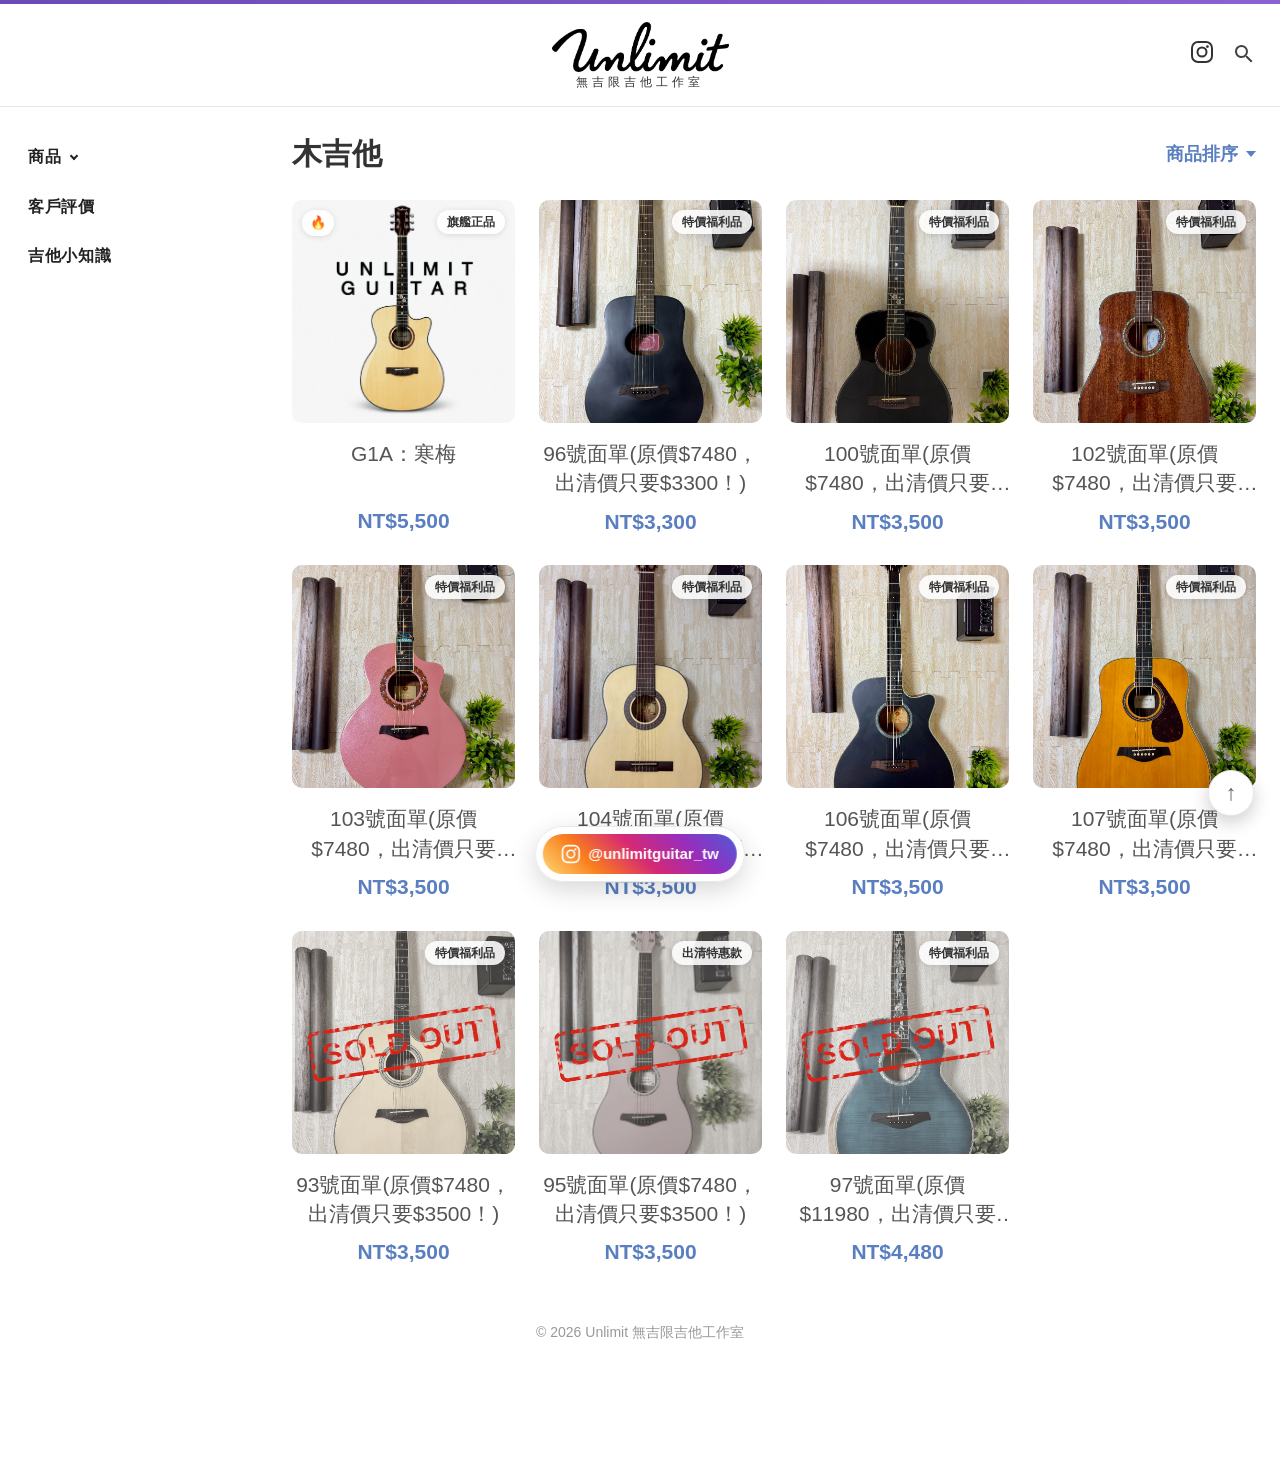
<file: index.html>
<!DOCTYPE html>
<html lang="zh-Hant">
<head>
<meta charset="UTF-8">
<meta name="viewport" content="width=device-width, initial-scale=1.0">
<meta http-equiv="Cache-Control" content="no-store, must-revalidate">
<meta http-equiv="Pragma" content="no-cache">
<title>Unlimit｜吉他專賣</title>
<link rel="preconnect" href="https://fonts.googleapis.com">
<link rel="preconnect" href="https://fonts.gstatic.com" crossorigin>
<link href="https://fonts.googleapis.com/css2?family=Pacifico&family=Dancing+Script:wght@700&display=swap" rel="stylesheet">
<link rel="stylesheet" href="style.css?v=15">
</head>
<body>

<!-- 最上方紫色細線 -->
<div class="top-accent"></div>

<!-- ===== 頁首 Header ===== -->
<header class="site-header">
  <div class="header-inner">
    <!-- 中央 Logo -->
    <a href="#" class="logo">
      <img src="logo.png" alt="Unlimit" class="logo-img"
           onerror="this.style.display='none';this.nextElementSibling.style.display='block'">
      <span class="logo-main" style="display:none">Unlimit</span>
      <span class="logo-sub">無吉限吉他工作室</span>
    </a>

    <!-- 右上角圖示 -->
    <div class="header-icons">
      <a class="icon-btn" href="https://www.instagram.com/unlimitguitar_tw/" target="_blank" rel="noopener" title="Instagram">
        <svg viewBox="0 0 24 24"><rect x="2" y="2" width="20" height="20" rx="6" fill="none" stroke="currentColor" stroke-width="2"/><circle cx="12" cy="12" r="4.5" fill="none" stroke="currentColor" stroke-width="2"/><circle cx="17.4" cy="6.6" r="1.4" fill="currentColor"/></svg>
      </a>
      <button class="icon-btn" type="button" title="搜尋" id="searchBtn"
              aria-label="搜尋商品" aria-expanded="false" aria-controls="searchPanel">
        <svg viewBox="0 0 24 24"><path d="M15.5 14h-.8l-.3-.3a6.5 6.5 0 10-.7.7l.3.3v.8l5 5 1.5-1.5-5-5zm-6 0a4.5 4.5 0 110-9 4.5 4.5 0 010 9z"/></svg>
      </button>
    </div>
  </div>

  <div class="search-panel" id="searchPanel" hidden>
    <label for="searchInput">搜尋商品</label>
    <input id="searchInput" type="search" placeholder="輸入商品名稱、品牌或介紹關鍵字"
           autocomplete="off" enterkeyhint="search">
    <button type="button" id="searchClear">清除</button>
  </div>

</header>

<!-- ===== 主體 ===== -->
<div class="layout">

  <!-- 商品分類 -->
  <aside class="sidebar">
    <nav aria-label="網站導覽">
      <details class="nav-dropdown" id="productNav">
        <summary>商品 <i class="chev" aria-hidden="true"></i></summary>
        <ul class="cat-list">
          <li class="active" data-cat="acoustic"><button type="button" aria-current="true">木吉他</button></li>
          <li data-cat="electric"><button type="button">電吉他</button></li>
          <li data-cat="accessories"><button type="button">配件</button></li>
        </ul>
      </details>
      <button type="button" class="nav-section" data-section="reviews">客戶評價</button>
      <button type="button" class="nav-section" data-section="knowledge">吉他小知識</button>
    </nav>
  </aside>

  <!-- 右側主內容 -->
  <main class="content">
    <div class="content-head">
      <h1 id="pageTitle">木吉他</h1>
      <div class="content-controls">
        <div class="sort-wrap">
          <button class="sort-btn" id="sortBtn">商品排序 <i class="caret"></i></button>
          <div class="sort-menu" id="sortMenu">
            <p class="sort-menu-title">商品排序</p>
            <button data-sort="num">商品編號：由小到大</button>
            <button data-sort="new">上架時間：由新到舊</button>
            <button data-sort="old">上架時間：由舊到新</button>
            <button data-sort="price-desc">價格：由高至低</button>
            <button data-sort="price-asc">價格：由低至高</button>
          </div>
        </div>
      </div>
    </div>

    <!-- 商品格 Grid -->
    <div class="product-grid" id="productGrid"><!-- JS 產生 --></div>
  </main>
</div>

<!-- ===== 頁尾 ===== -->
<!-- ===== 聯絡我們（漂浮在底端的精簡列） ===== -->
<div class="contact-bar" id="contact">
  <a class="cb-ig" href="https://www.instagram.com/unlimitguitar_tw/" target="_blank" rel="noopener">
    <svg viewBox="0 0 24 24" aria-hidden="true"><rect x="2" y="2" width="20" height="20" rx="6" fill="none" stroke="currentColor" stroke-width="2"/><circle cx="12" cy="12" r="4.5" fill="none" stroke="currentColor" stroke-width="2"/><circle cx="17.4" cy="6.6" r="1.4" fill="currentColor"/></svg>
    <span>@unlimitguitar_tw</span>
  </a>
</div>

<footer class="site-footer">
  <p>© 2026 Unlimit 無吉限吉他工作室</p>
</footer>

<!-- 商品詳情彈窗 -->
<div class="modal" id="detailModal">
  <div class="modal-box">
    <button class="modal-close" id="modalClose">×</button>
    <div class="modal-img" id="modalImg"></div>
    <div class="modal-info">
      <span class="modal-brand" id="modalBrand"></span>
      <h2 id="modalName"></h2>
      <p class="modal-price" id="modalPrice"></p>
      <p class="modal-desc" id="modalDesc"></p>
    </div>
  </div>
</div>

<!-- 右下角浮動按鈕 -->
<button class="float-top" id="toTop" title="回到頂端">↑</button>

<script src="db.js?v=3"></script>
<script src="data.js?v=5"></script>
<script src="app.js?v=16"></script>
</body>
</html>
</file>
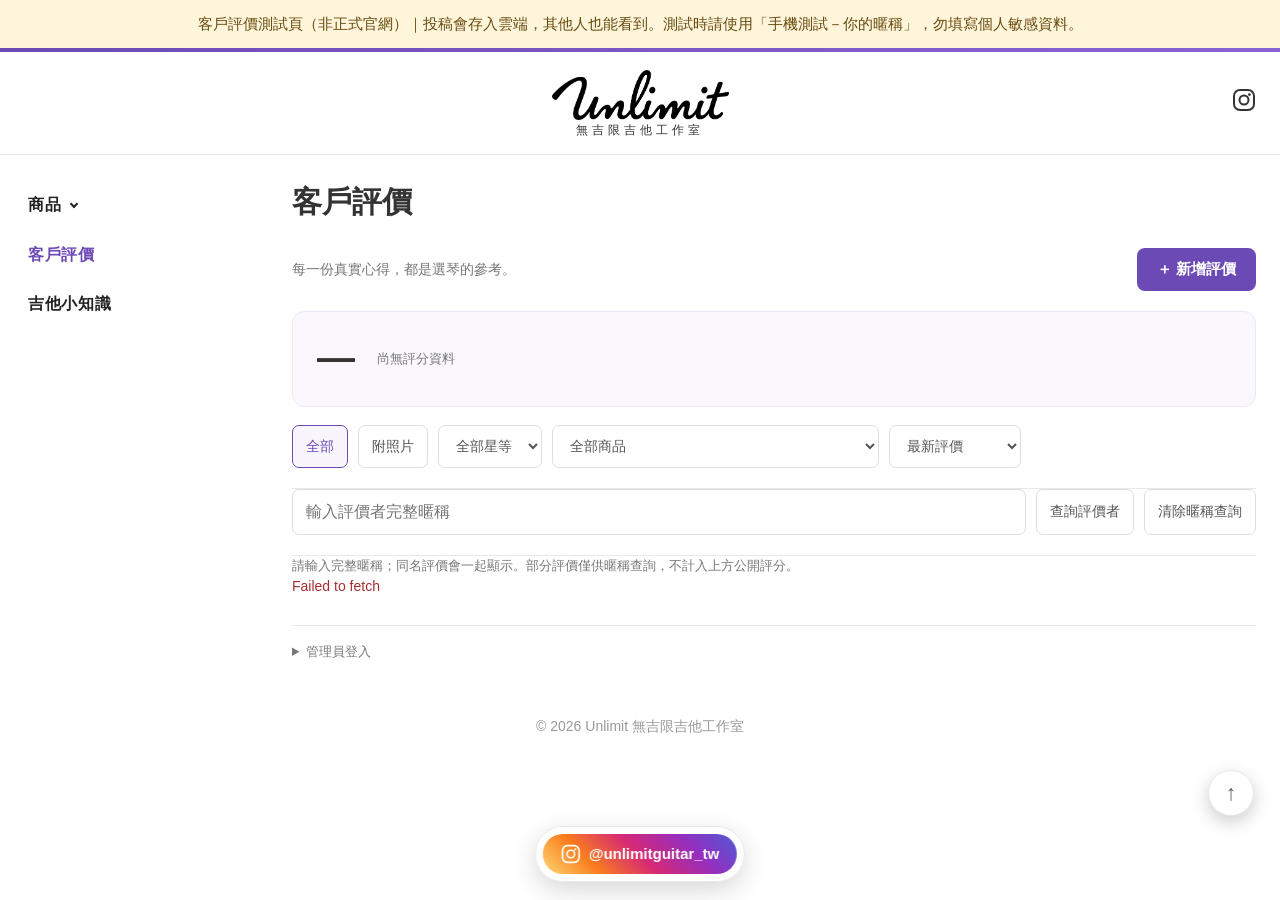
<file: review-preview/index.html>
<!DOCTYPE html>
<html lang="zh-Hant">
<head>
<meta charset="UTF-8">
<meta name="viewport" content="width=device-width, initial-scale=1.0">
<meta http-equiv="Cache-Control" content="no-store, must-revalidate">
<meta http-equiv="Pragma" content="no-cache">
<title>Unlimit｜客戶評價測試頁</title>
<meta name="robots" content="noindex, nofollow">
<link rel="preconnect" href="https://fonts.googleapis.com">
<link rel="preconnect" href="https://fonts.gstatic.com" crossorigin>
<link href="https://fonts.googleapis.com/css2?family=Pacifico&family=Dancing+Script:wght@700&display=swap" rel="stylesheet">
<link rel="stylesheet" href="style.css?v=15">
<link rel="stylesheet" href="reviews.css?v=1">
</head>
<body>
<aside style="padding:12px 18px;background:#fff5da;color:#684b11;font-size:15px;line-height:1.6;text-align:center">客戶評價測試頁（非正式官網）｜投稿會存入雲端，其他人也能看到。測試時請使用「手機測試－你的暱稱」，勿填寫個人敏感資料。</aside>

<!-- 最上方紫色細線 -->
<div class="top-accent"></div>

<!-- ===== 頁首 Header ===== -->
<header class="site-header">
  <div class="header-inner">
    <!-- 中央 Logo -->
    <a href="#" class="logo">
      <img src="logo.png" alt="Unlimit" class="logo-img"
           onerror="this.style.display='none';this.nextElementSibling.style.display='block'">
      <span class="logo-main" style="display:none">Unlimit</span>
      <span class="logo-sub">無吉限吉他工作室</span>
    </a>

    <!-- 右上角圖示 -->
    <div class="header-icons">
      <a class="icon-btn" href="https://www.instagram.com/unlimitguitar_tw/" target="_blank" rel="noopener" title="Instagram">
        <svg viewBox="0 0 24 24"><rect x="2" y="2" width="20" height="20" rx="6" fill="none" stroke="currentColor" stroke-width="2"/><circle cx="12" cy="12" r="4.5" fill="none" stroke="currentColor" stroke-width="2"/><circle cx="17.4" cy="6.6" r="1.4" fill="currentColor"/></svg>
      </a>
      <button class="icon-btn" type="button" title="搜尋" id="searchBtn"
              aria-label="搜尋商品" aria-expanded="false" aria-controls="searchPanel">
        <svg viewBox="0 0 24 24"><path d="M15.5 14h-.8l-.3-.3a6.5 6.5 0 10-.7.7l.3.3v.8l5 5 1.5-1.5-5-5zm-6 0a4.5 4.5 0 110-9 4.5 4.5 0 010 9z"/></svg>
      </button>
    </div>
  </div>

  <div class="search-panel" id="searchPanel" hidden>
    <label for="searchInput">搜尋商品</label>
    <input id="searchInput" type="search" placeholder="輸入商品名稱、品牌或介紹關鍵字"
           autocomplete="off" enterkeyhint="search">
    <button type="button" id="searchClear">清除</button>
  </div>

</header>

<!-- ===== 主體 ===== -->
<div class="layout">

  <!-- 商品分類 -->
  <aside class="sidebar">
    <nav aria-label="網站導覽">
      <details class="nav-dropdown" id="productNav">
        <summary>商品 <i class="chev" aria-hidden="true"></i></summary>
        <ul class="cat-list">
          <li class="active" data-cat="acoustic"><button type="button" aria-current="true">木吉他</button></li>
          <li data-cat="electric"><button type="button">電吉他</button></li>
          <li data-cat="accessories"><button type="button">配件</button></li>
        </ul>
      </details>
      <button type="button" class="nav-section" data-section="reviews">客戶評價</button>
      <button type="button" class="nav-section" data-section="knowledge">吉他小知識</button>
    </nav>
  </aside>

  <!-- 右側主內容 -->
  <main class="content">
    <div class="content-head">
      <h1 id="pageTitle">木吉他</h1>
      <div class="content-controls">
        <div class="sort-wrap">
          <button class="sort-btn" id="sortBtn">商品排序 <i class="caret"></i></button>
          <div class="sort-menu" id="sortMenu">
            <p class="sort-menu-title">商品排序</p>
            <button data-sort="num">商品編號：由小到大</button>
            <button data-sort="new">上架時間：由新到舊</button>
            <button data-sort="old">上架時間：由舊到新</button>
            <button data-sort="price-desc">價格：由高至低</button>
            <button data-sort="price-asc">價格：由低至高</button>
          </div>
        </div>
      </div>
    </div>

    <!-- 商品格 Grid -->
    <div class="product-grid" id="productGrid"><!-- JS 產生 --></div>
  </main>
</div>

<!-- ===== 頁尾 ===== -->
<!-- ===== 聯絡我們（漂浮在底端的精簡列） ===== -->
<div class="contact-bar" id="contact">
  <a class="cb-ig" href="https://www.instagram.com/unlimitguitar_tw/" target="_blank" rel="noopener">
    <svg viewBox="0 0 24 24" aria-hidden="true"><rect x="2" y="2" width="20" height="20" rx="6" fill="none" stroke="currentColor" stroke-width="2"/><circle cx="12" cy="12" r="4.5" fill="none" stroke="currentColor" stroke-width="2"/><circle cx="17.4" cy="6.6" r="1.4" fill="currentColor"/></svg>
    <span>@unlimitguitar_tw</span>
  </a>
</div>

<footer class="site-footer">
  <p>© 2026 Unlimit 無吉限吉他工作室</p>
</footer>

<!-- 商品詳情彈窗 -->
<div class="modal" id="detailModal">
  <div class="modal-box">
    <button class="modal-close" id="modalClose">×</button>
    <div class="modal-img" id="modalImg"></div>
    <div class="modal-info">
      <span class="modal-brand" id="modalBrand"></span>
      <h2 id="modalName"></h2>
      <p class="modal-price" id="modalPrice"></p>
      <p class="modal-desc" id="modalDesc"></p>
    </div>
  </div>
</div>

<!-- 右下角浮動按鈕 -->
<button class="float-top" id="toTop" title="回到頂端">↑</button>

<script src="db.js?v=3"></script>
<script src="data.js?v=5"></script>
<script src="reviews-config.js?v=1"></script>
<script src="reviews.js?v=2"></script>
<script src="app.js?v=17"></script>
<script src="preview-entry.js"></script>
</body>
</html>
</file>
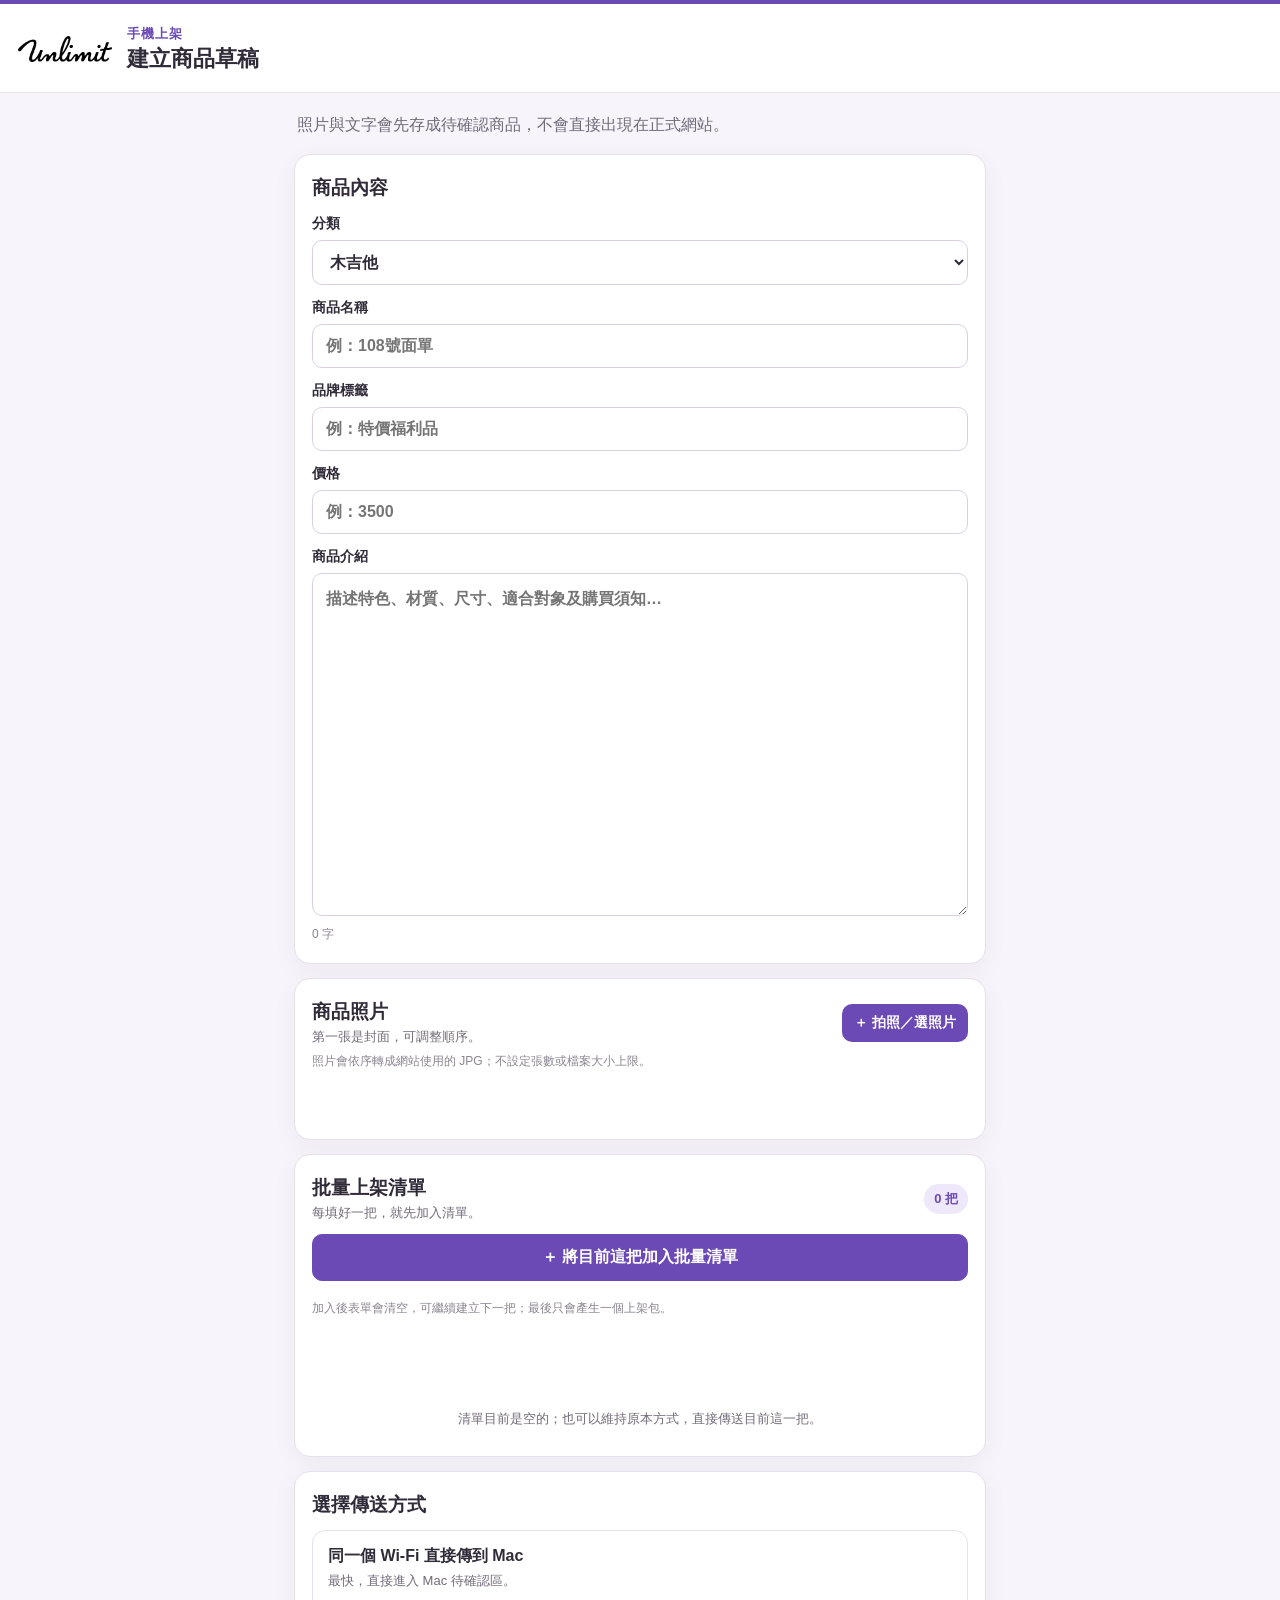
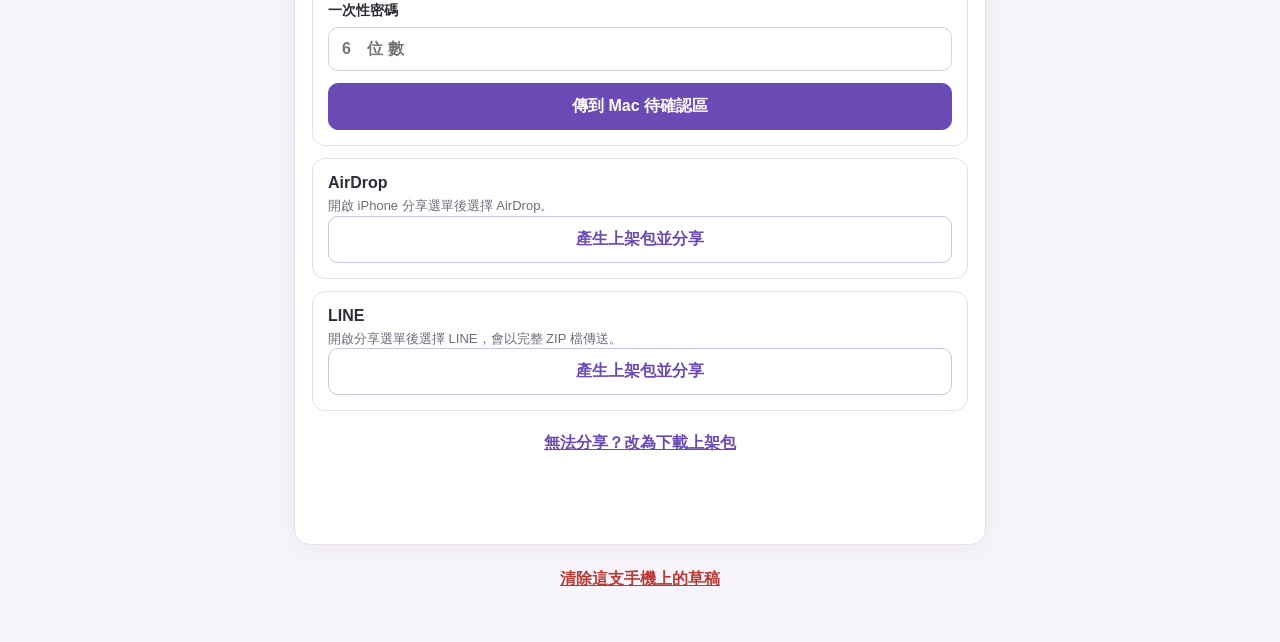
<file: phone-upload.html>
<!DOCTYPE html>
<html lang="zh-Hant">
<head>
<meta charset="UTF-8">
<meta name="viewport" content="width=device-width, initial-scale=1.0, viewport-fit=cover">
<meta name="theme-color" content="#6c4ab6">
<meta name="robots" content="noindex,nofollow">
<meta name="referrer" content="no-referrer">
<title>手機上架｜Unlimit</title>
<link rel="stylesheet" href="phone-upload.css?v=2">
</head>
<body class="mobile-page">
  <header class="mobile-top">
    <img src="logo.png" alt="Unlimit 無吉限吉他工作室" class="mobile-logo">
    <div>
      <p class="mobile-kicker">手機上架</p>
      <h1>建立商品草稿</h1>
    </div>
  </header>

  <main class="mobile-shell">
    <p class="mobile-lead">照片與文字會先存成待確認商品，不會直接出現在正式網站。</p>

    <form id="mobileForm" novalidate>
      <section class="mobile-card">
        <h2>商品內容</h2>
        <label>分類
          <select id="mCat">
            <option value="acoustic">木吉他</option>
            <option value="electric">電吉他</option>
            <option value="accessories">配件</option>
          </select>
        </label>
        <label>商品名稱
          <input id="mName" type="text" placeholder="例：108號面單" autocomplete="off" required>
        </label>
        <label>品牌標籤
          <input id="mBrand" type="text" placeholder="例：特價福利品" autocomplete="off">
        </label>
        <label>價格
          <input id="mPrice" type="number" min="0" inputmode="numeric" placeholder="例：3500">
        </label>
        <label>商品介紹
          <textarea id="mDesc" rows="12" placeholder="描述特色、材質、尺寸、適合對象及購買須知…"></textarea>
          <span class="mobile-field-hint" id="mDescCount">0 字</span>
        </label>
      </section>

      <section class="mobile-card">
        <div class="mobile-section-head">
          <div><h2>商品照片</h2><p>第一張是封面，可調整順序。</p></div>
          <label class="mobile-file-btn">＋ 拍照／選照片
            <input id="mImages" type="file" accept="image/*,.heic,.heif" multiple>
          </label>
        </div>
        <p class="mobile-field-hint">照片會依序轉成網站使用的 JPG；不設定張數或檔案大小上限。</p>
        <p id="imageWork" class="mobile-work" aria-live="polite"></p>
        <div id="mobilePreview" class="mobile-preview"></div>
      </section>

      <section class="mobile-card batch-card">
        <div class="mobile-section-head">
          <div><h2>批量上架清單</h2><p>每填好一把，就先加入清單。</p></div>
          <span class="batch-count" id="batchCount">0 把</span>
        </div>
        <button type="button" class="mobile-btn primary" id="addBatchBtn">＋ 將目前這把加入批量清單</button>
        <p class="mobile-field-hint">加入後表單會清空，可繼續建立下一把；最後只會產生一個上架包。</p>
        <p id="batchStatus" class="mobile-work" aria-live="polite"></p>
        <div id="batchList" class="batch-list"></div>
      </section>

      <section class="mobile-card transfer-card">
        <h2>選擇傳送方式</h2>

        <div class="transfer-option" id="wifiOption">
          <div><b>同一個 Wi‑Fi 直接傳到 Mac</b><span>最快，直接進入 Mac 待確認區。</span></div>
          <label class="pair-input">一次性密碼
            <input id="pairCodeInput" type="text" inputmode="numeric" pattern="[0-9]*" maxlength="6" placeholder="6 位數">
          </label>
          <button type="button" class="mobile-btn primary" id="wifiSendBtn">傳到 Mac 待確認區</button>
        </div>

        <div class="transfer-option">
          <div><b>AirDrop</b><span>開啟 iPhone 分享選單後選擇 AirDrop。</span></div>
          <button type="button" class="mobile-btn" id="airdropBtn">產生上架包並分享</button>
        </div>

        <div class="transfer-option">
          <div><b>LINE</b><span>開啟分享選單後選擇 LINE，會以完整 ZIP 檔傳送。</span></div>
          <button type="button" class="mobile-btn" id="lineBtn">產生上架包並分享</button>
        </div>

        <button type="button" class="mobile-link-btn" id="downloadBtn">無法分享？改為下載上架包</button>
        <p id="sendStatus" class="mobile-status" aria-live="polite"></p>
      </section>

      <button type="button" class="mobile-link-btn danger-text" id="clearDraftBtn">清除這支手機上的草稿</button>
    </form>
  </main>

  <script src="jszip.min.js"></script>
  <script src="phone-upload.js?v=3"></script>
</body>
</html>
</file>
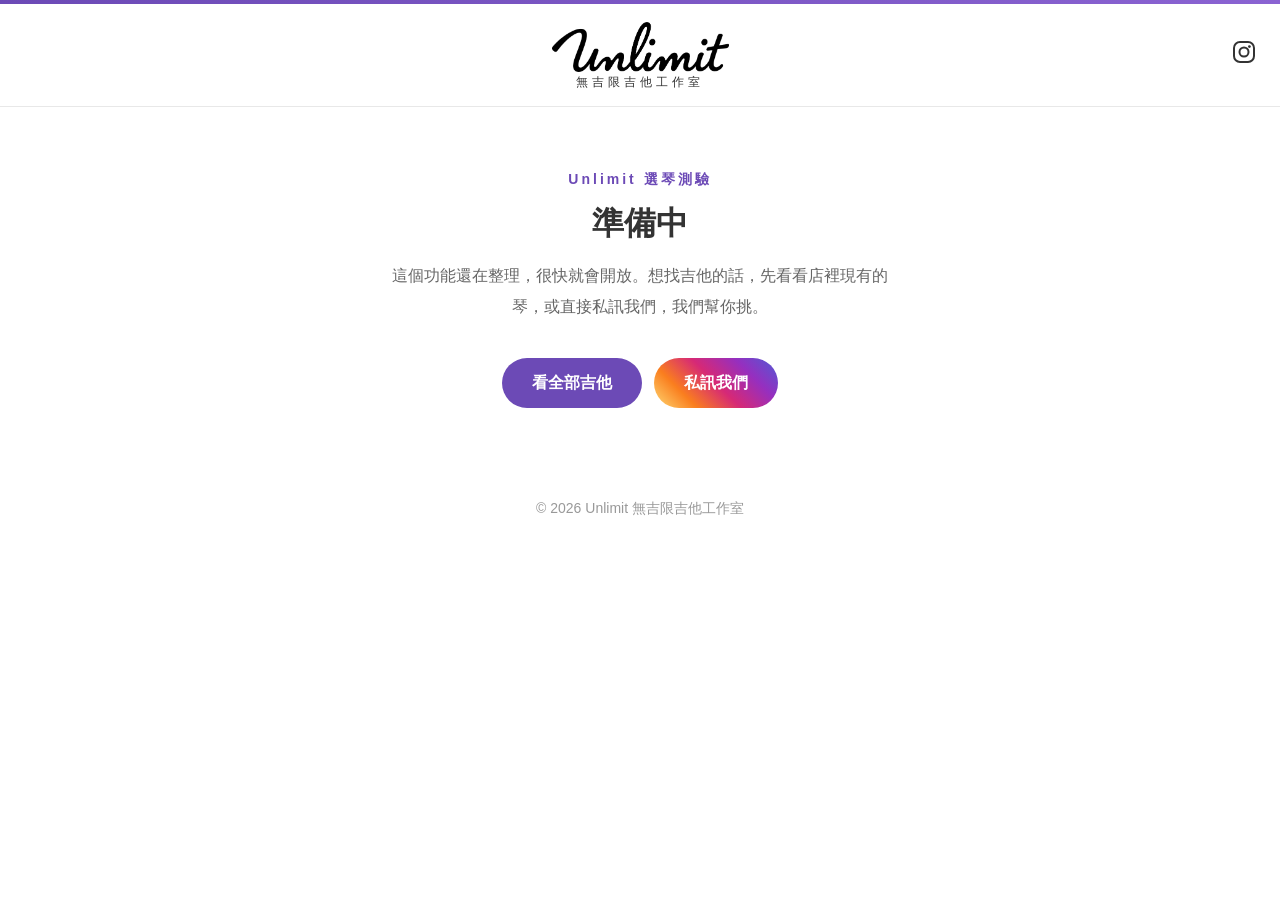
<file: quiz.html>
<!DOCTYPE html>
<html lang="zh-Hant">
<head>
<meta charset="UTF-8">
<meta name="viewport" content="width=device-width, initial-scale=1.0">
<meta http-equiv="Cache-Control" content="no-store, must-revalidate">
<meta http-equiv="Pragma" content="no-cache">
<title>找到你的吉他｜Unlimit 無吉限吉他工作室</title>
<link rel="preconnect" href="https://fonts.googleapis.com">
<link rel="preconnect" href="https://fonts.gstatic.com" crossorigin>
<link href="https://fonts.googleapis.com/css2?family=Pacifico&family=Dancing+Script:wght@700&display=swap" rel="stylesheet">
<link rel="stylesheet" href="style.css?v=13">
<link rel="stylesheet" href="quiz.css?v=3">
</head>
<body>

<div class="top-accent"></div>

<header class="site-header">
  <div class="header-inner">
    <a href="index.html" class="logo">
      <img src="logo.png" alt="Unlimit" class="logo-img"
           onerror="this.style.display='none';this.nextElementSibling.style.display='block'">
      <span class="logo-main" style="display:none">Unlimit</span>
      <span class="logo-sub">無吉限吉他工作室</span>
    </a>
    <div class="header-icons">
      <a class="icon-btn" href="https://www.instagram.com/unlimitguitar_tw/" target="_blank" rel="noopener" title="Instagram">
        <svg viewBox="0 0 24 24"><rect x="2" y="2" width="20" height="20" rx="6" fill="none" stroke="currentColor" stroke-width="2"/><circle cx="12" cy="12" r="4.5" fill="none" stroke="currentColor" stroke-width="2"/><circle cx="17.4" cy="6.6" r="1.4" fill="currentColor"/></svg>
      </a>
    </div>
  </div>
</header>

<div class="qz-wrap">
  <div id="quizBanner"></div>
  <div id="quizApp">
    <section class="qz-intro"><p class="qz-lead">載入中…</p></section>
  </div>
</div>

<footer class="site-footer">
  <p>© 2026 Unlimit 無吉限吉他工作室</p>
</footer>

<script src="db.js?v=3"></script>
<script src="data.js?v=5"></script>
<script src="quiz-config.js?v=2"></script>
<script src="quiz.js?v=5"></script>
</body>
</html>
</file>
<file: style.css>
/* ===== 基本設定 ===== */
* { margin: 0; padding: 0; box-sizing: border-box; }
:root{
  --purple:#6c4ab6;
  --ink:#333;
  --gray:#777;
  --line:#e8e8e8;
  --price:#5a7fc0;
  --bg:#fff;
}
body{
  font-family:"Noto Sans TC","PingFang TC","Microsoft JhengHei",sans-serif;
  color:var(--ink);
  background:var(--bg);
  line-height:1.5;
}
a{ color:inherit; text-decoration:none; }
button{ font-family:inherit; cursor:pointer; border:none; background:none; }

/* 最上方紫色細線 */
.top-accent{ height:4px; background:linear-gradient(90deg,#6c4ab6,#8a63d2); }

/* ===== Header ===== */
.site-header{ background:#fff; border-bottom:1px solid var(--line); position:sticky; top:0; z-index:50; }
.header-inner{
  position:relative; display:flex; justify-content:center; align-items:center;
  padding:18px 24px;
}
.logo{ text-align:center; line-height:1; }
.logo-img{ display:block; height:50px; width:auto; max-width:240px; margin:0 auto; object-fit:contain; }
.logo-main{
  display:block; font-weight:400; color:#000; letter-spacing:1px; font-size:34px;
  font-family:"Pacifico","Dancing Script","Brush Script MT",cursive;
}
.logo-sub{ display:block; font-size:12px; color:#333; letter-spacing:4px; margin-top:4px; }

.header-icons{ position:absolute; right:24px; display:flex; gap:18px; }
.icon-btn svg{ width:24px; height:24px; fill:#444; transition:fill .15s; }
.icon-btn:hover svg{ fill:var(--purple); }
.search-panel{
  display:flex; align-items:center; gap:10px; max-width:720px; margin:0 auto; padding:0 24px 16px;
}
.search-panel[hidden]{ display:none; }
.search-panel label{
  position:absolute; width:1px; height:1px; padding:0; margin:-1px; overflow:hidden;
  clip:rect(0,0,0,0); white-space:nowrap; border:0;
}
.search-panel input{
  flex:1; min-width:0; border:1px solid #d7d1e4; border-radius:999px; padding:11px 16px;
  font:inherit; color:var(--ink); background:#fff; outline:none;
}
.search-panel input:focus{ border-color:var(--purple); box-shadow:0 0 0 3px rgba(108,74,182,.12); }
.search-panel button{
  flex-shrink:0; color:var(--purple); font-weight:700; padding:9px 8px;
}

/* 主導覽列 */
.main-nav{ border-top:1px solid var(--line); }
.main-nav ul{
  list-style:none; display:flex; flex-wrap:wrap; justify-content:center;
  gap:6px 30px; padding:14px 24px; max-width:1200px; margin:0 auto;
}
.main-nav a{
  font-size:18px; font-weight:700; color:#2b2b2b; display:flex; align-items:center; gap:6px;
  padding:6px 2px;
}
.main-nav a:hover{ color:var(--purple); }
.main-nav li:first-child a{ font-weight:800; }

.caret{ width:0; height:0; border-left:5px solid transparent; border-right:5px solid transparent; border-top:6px solid currentColor; display:inline-block; }

/* ===== Layout ===== */
.layout{ display:flex; max-width:1320px; margin:0 auto; padding:24px; gap:28px; align-items:flex-start; }

/* 左側分類 */
.sidebar{ width:240px; flex-shrink:0; }
.nav-section{ display:block; text-align:left; padding:14px 4px; font-size:16px; font-weight:700; letter-spacing:.04em; color:#222; }
.nav-section:hover,.nav-section[aria-current="page"]{ color:var(--purple); }
.nav-section:focus-visible{ outline:2px solid var(--purple); outline-offset:3px; }
.info-empty{ grid-column:1/-1; padding:32px 24px; border:1px solid var(--line); border-radius:12px; color:#666; line-height:1.8; }
.icon-btn[hidden]{ display:none; }
.nav-dropdown{ position:relative; }
.nav-dropdown summary{ list-style:none; cursor:pointer; display:flex; align-items:center; gap:10px; width:fit-content; padding:14px 4px; font-size:16px; font-weight:700; letter-spacing:.04em; color:#222; }
.nav-dropdown summary::-webkit-details-marker{ display:none; }
.nav-dropdown summary:hover{ color:var(--purple); }
.nav-dropdown summary:focus-visible,.cat-list button:focus-visible{ outline:2px solid var(--purple); outline-offset:3px; }
.nav-dropdown .chev{ width:6px; height:6px; border-color:currentColor; margin-top:-3px; transition:transform .15s; }
.nav-dropdown[open] summary{ box-shadow:0 3px 0 var(--purple); }
.nav-dropdown[open] .chev{ transform:rotate(225deg); margin-top:3px; }
.cat-list{ list-style:none; position:absolute; top:100%; left:0; width:240px; max-width:calc(100vw - 32px); margin:3px 0 0; padding:12px 0; background:#fff; box-shadow:0 8px 24px rgba(0,0,0,.1); z-index:45; }
.cat-list li{ border:0; }
.cat-list button{
  width:100%; display:flex; justify-content:space-between; align-items:center;
  padding:16px 24px; font-size:16px; font-weight:700; color:#222; text-align:left; letter-spacing:.04em;
}
.cat-list li.active button{ color:var(--purple); }
.cat-list button:hover{ color:var(--purple); background:#f8f6fc; }
.chev{ width:9px; height:9px; border-right:2px solid #999; border-bottom:2px solid #999; transform:rotate(45deg); }

/* ===== 主內容 ===== */
.content{ flex:1; min-width:0; }
.content-head{ display:flex; justify-content:space-between; align-items:center; flex-wrap:wrap; gap:12px; margin-bottom:24px; }
.content-head h1{ font-size:30px; font-weight:800; }
.content-controls{ display:flex; align-items:center; gap:28px; }

.sort-wrap{ position:relative; }
.sort-btn{ color:var(--price); font-size:18px; font-weight:600; display:flex; align-items:center; gap:8px; }
.sort-menu{
  position:absolute; right:0; top:130%; width:230px; background:#fff;
  box-shadow:0 8px 30px rgba(0,0,0,.15); border-radius:6px; padding:18px 0; display:none; z-index:40;
}
.sort-menu.open{ display:block; }
.sort-menu-title{ font-weight:700; padding:6px 22px 14px; font-size:16px; }
.sort-menu button{ display:block; width:100%; text-align:left; padding:12px 22px; font-size:15px; color:#444; }
.sort-menu button:hover{ background:#f5f2fb; color:var(--purple); }

.per-page{ font-size:18px; color:#444; display:flex; align-items:center; gap:8px; }
.per-page strong{ font-weight:800; }

/* 商品格 */
.product-grid{ display:grid; grid-template-columns:repeat(4,1fr); gap:28px 24px; }
.product-empty{ grid-column:1/-1; color:#888; padding:28px 4px; text-align:center; }
.card{ cursor:pointer; }
.card:focus-visible{ outline:3px solid rgba(108,74,182,.35); outline-offset:4px; border-radius:10px; }
.card-img{
  width:100%; aspect-ratio:1/1; border-radius:10px; overflow:hidden;
  background:#efe9e1; display:flex; align-items:center; justify-content:center;
  position:relative; transition:transform .2s, box-shadow .2s;
}
.card-img img{
  width:100%; height:100%; object-fit:cover; object-position:center; display:block;
}
.card:hover .card-img{ transform:translateY(-4px); box-shadow:0 10px 24px rgba(0,0,0,.12); }
.card-img svg{ width:62%; height:62%; }
.card-tag{
  position:absolute; top:10px; right:10px; font-size:12px; font-weight:700; color:#333;
  background:rgba(255,255,255,.88); padding:3px 10px; border-radius:999px;
  box-shadow:0 1px 6px rgba(0,0,0,.12);
}
.card-pin{
  position:absolute; top:10px; left:10px; font-size:13px;
  background:rgba(255,255,255,.88); padding:3px 8px; border-radius:999px;
  box-shadow:0 1px 6px rgba(0,0,0,.12);
}

/* 已售出：照片轉灰 + 斜放的紅色 SOLD OUT 印章（SVG 噪點遮罩做出磨損感） */
.is-sold img{ filter:grayscale(.7) opacity(.75); }
.is-sold svg{ opacity:.45; }
.sold-strip{
  position:absolute; left:50%; top:50%;
  transform:translate(-50%,-50%) rotate(-9deg);
  color:#d92418; border:3px solid #d92418; border-radius:9px;
  font-family:"Arial Black","Arial Bold",Arial,sans-serif;
  font-weight:900; font-size:26px; letter-spacing:1px; line-height:1;
  padding:8px 12px; white-space:nowrap; z-index:2; pointer-events:none;
  -webkit-mask-image:url("data:image/svg+xml,%3Csvg%20xmlns='http://www.w3.org/2000/svg'%20width='240'%20height='100'%3E%3Cfilter%20id='n'%3E%3CfeTurbulence%20type='fractalNoise'%20baseFrequency='0.12'%20numOctaves='3'%20seed='4'/%3E%3CfeColorMatrix%20type='matrix'%20values='0%200%200%200%201%200%200%200%200%201%200%200%200%200%201%206%200%200%200%20-1.8'/%3E%3C/filter%3E%3Crect%20width='240'%20height='100'%20filter='url(%23n)'/%3E%3C/svg%3E");
  mask-image:url("data:image/svg+xml,%3Csvg%20xmlns='http://www.w3.org/2000/svg'%20width='240'%20height='100'%3E%3Cfilter%20id='n'%3E%3CfeTurbulence%20type='fractalNoise'%20baseFrequency='0.12'%20numOctaves='3'%20seed='4'/%3E%3CfeColorMatrix%20type='matrix'%20values='0%200%200%200%201%200%200%200%200%201%200%200%200%200%201%206%200%200%200%20-1.8'/%3E%3C/filter%3E%3Crect%20width='240'%20height='100'%20filter='url(%23n)'/%3E%3C/svg%3E");
  -webkit-mask-size:cover; mask-size:cover;
}
/* 印章大小跟著照片框縮放（佔寬約九成），新舊手機/電腦都適用 */
.card-img, .modal-img, .ac-img{ container-type:inline-size; }
@supports (font-size: 1cqw){
  .sold-strip{
    font-size:13.5cqw; letter-spacing:0.5cqw;
    border-width:2.1cqw; border-radius:3.4cqw; padding:2.8cqw 4cqw;
  }
}
.card-name{ text-align:center; margin-top:16px; font-size:21px; color:#555; line-height:1.4; min-height:58px;
  display:-webkit-box; -webkit-line-clamp:2; -webkit-box-orient:vertical; overflow:hidden; }
.card-price{ text-align:center; margin-top:8px; font-size:21px; font-weight:800; color:var(--price); }

/* ===== Footer ===== */
/* 聯絡我們（漂浮在底端的精簡列） */
.contact-bar{
  position:fixed; left:50%; transform:translateX(-50%); bottom:18px; z-index:70;
  display:flex; align-items:center;
  background:rgba(255,255,255,.96); backdrop-filter:blur(6px);
  border:1px solid var(--line); border-radius:999px;
  padding:7px; box-shadow:0 8px 26px rgba(0,0,0,.16);
  max-width:calc(100% - 32px);
}
.cb-ig{
  display:inline-flex; align-items:center; gap:8px; padding:9px 18px; border-radius:999px;
  color:#fff; font-size:15px; font-weight:700; white-space:nowrap;
  background:linear-gradient(45deg,#feda75,#fa7e1e,#d62976,#962fbf,#4f5bd5);
  transition:filter .15s;
}
.cb-ig:hover{ filter:brightness(1.06); }
.cb-ig svg{ width:20px; height:20px; }

.site-footer{ text-align:center; padding:30px 24px; color:#999; font-size:14px; }
body{ padding-bottom:88px; }

/* 浮動按鈕 */
.float-chat,.float-top{ position:fixed; right:26px; z-index:60; border-radius:50%; box-shadow:0 6px 18px rgba(0,0,0,.2); }
.float-chat{ bottom:30px; width:58px; height:58px; background:#3b9ae1; display:flex; align-items:center; justify-content:center; }
.float-chat svg{ width:28px; height:28px; fill:#fff; }
.float-top{ bottom:84px; width:46px; height:46px; background:#fff; border:1px solid var(--line); font-size:22px; color:#666; }
.float-top:hover{ color:var(--purple); }

/* ===== 商品詳情彈窗 ===== */
.admin-link{ display:flex; align-items:center; font-size:14px; font-weight:700; color:#888; border:1px solid var(--line); border-radius:6px; padding:4px 8px; }
.admin-link:hover{ color:var(--purple); border-color:var(--purple); }
.modal{ position:fixed; inset:0; background:rgba(0,0,0,.5); display:none; align-items:center; justify-content:center; z-index:100; padding:20px; }
.modal.open{ display:flex; }
.modal-box{ background:#fff; border-radius:14px; max-width:780px; width:100%; position:relative; max-height:90vh; overflow:auto; display:flex; }
.modal-close{ position:absolute; top:8px; right:16px; font-size:32px; color:#999; line-height:1; background:none; border:none; z-index:2; }
.modal-close:hover{ color:#333; }
.modal-img{ flex:0 0 46%; background:#efe9e1; display:flex; align-items:center; justify-content:center; min-height:300px; position:relative; overflow:hidden; }
.gal-btn{
  position:absolute; top:50%; transform:translateY(-50%); width:38px; height:38px; border-radius:50%;
  background:rgba(255,255,255,.92); color:#333; font-size:24px; line-height:1;
  box-shadow:0 2px 10px rgba(0,0,0,.18); display:flex; align-items:center; justify-content:center;
}
.gal-btn:hover{ background:#fff; color:var(--purple); }
.gal-prev{ left:10px; }
.gal-next{ right:10px; }
.gal-dots{ position:absolute; bottom:10px; left:0; right:0; display:flex; justify-content:center; gap:7px; }
.gal-dots span{ width:8px; height:8px; border-radius:50%; background:rgba(255,255,255,.7); border:1px solid rgba(0,0,0,.15); }
.gal-dots span.on{ background:var(--purple); border-color:var(--purple); }
.modal-img svg{ width:70%; }
.modal-img img{ width:100%; height:100%; object-fit:cover; }
.modal-info{ flex:1; padding:34px 30px; }
.modal-brand{ display:inline-block; font-size:14px; font-weight:700; color:#fff; background:var(--purple); padding:3px 12px; border-radius:999px; }
.modal-info h2{ font-size:24px; margin:14px 0 10px; line-height:1.4; }
.modal-price{ font-size:26px; font-weight:800; color:var(--price); margin-bottom:18px; }
.modal-desc{ font-size:16px; color:#555; line-height:1.8; white-space:pre-wrap; }
@media(max-width:620px){
  .modal{ align-items:flex-end; padding:0; }
  .modal-box{
    flex-direction:column; max-width:none; border-radius:18px 18px 0 0;
    max-height:90vh; animation:sheetUp .22s ease;
  }
  .modal-img{ flex:none; min-height:210px; }
  .modal-info{ padding:24px 22px 36px; }
  .modal-info h2{ font-size:20px; }
  .modal-price{ font-size:22px; }
}
@keyframes sheetUp{ from{ transform:translateY(48px); opacity:.5; } to{ transform:translateY(0); opacity:1; } }

/* ===== RWD（手機優先） ===== */
@media(max-width:1100px){ .product-grid{ grid-template-columns:repeat(3,1fr); } }
@media(max-width:860px){
  .layout{ flex-direction:column; padding:14px 16px; gap:14px; }
  .header-inner{ padding:12px 16px; }
  .search-panel{ padding:0 16px 12px; }
  .logo-img{ height:38px; }
  .logo-sub{ font-size:11px; letter-spacing:3px; margin-top:3px; }

  /* 手機維持相同的商品下拉導覽 */
  .sidebar{ width:100%; }
  .sidebar nav{ display:flex; align-items:flex-start; gap:20px; flex-wrap:wrap; }

  .content-head{ margin-bottom:16px; }
  .content-head h1{ font-size:24px; }
  .product-grid{ grid-template-columns:repeat(2,1fr); gap:20px 12px; }
  .card-img{ border-radius:12px; }
  .card-name{ font-size:15px; min-height:44px; margin-top:10px; }
  .card-price{ font-size:17px; margin-top:5px; }
}
@media(max-width:520px){
  .product-grid{ gap:18px 10px; }
  .card-name{ font-size:14px; min-height:40px; }
  .card-price{ font-size:16px; }
}
</file>
<file: review-preview/style.css>
/* ===== 基本設定 ===== */
* { margin: 0; padding: 0; box-sizing: border-box; }
:root{
  --purple:#6c4ab6;
  --ink:#333;
  --gray:#777;
  --line:#e8e8e8;
  --price:#5a7fc0;
  --bg:#fff;
}
body{
  font-family:"Noto Sans TC","PingFang TC","Microsoft JhengHei",sans-serif;
  color:var(--ink);
  background:var(--bg);
  line-height:1.5;
}
a{ color:inherit; text-decoration:none; }
button{ font-family:inherit; cursor:pointer; border:none; background:none; }

/* 最上方紫色細線 */
.top-accent{ height:4px; background:linear-gradient(90deg,#6c4ab6,#8a63d2); }

/* ===== Header ===== */
.site-header{ background:#fff; border-bottom:1px solid var(--line); position:sticky; top:0; z-index:50; }
.header-inner{
  position:relative; display:flex; justify-content:center; align-items:center;
  padding:18px 24px;
}
.logo{ text-align:center; line-height:1; }
.logo-img{ display:block; height:50px; width:auto; max-width:240px; margin:0 auto; object-fit:contain; }
.logo-main{
  display:block; font-weight:400; color:#000; letter-spacing:1px; font-size:34px;
  font-family:"Pacifico","Dancing Script","Brush Script MT",cursive;
}
.logo-sub{ display:block; font-size:12px; color:#333; letter-spacing:4px; margin-top:4px; }

.header-icons{ position:absolute; right:24px; display:flex; gap:18px; }
.icon-btn svg{ width:24px; height:24px; fill:#444; transition:fill .15s; }
.icon-btn:hover svg{ fill:var(--purple); }
.search-panel{
  display:flex; align-items:center; gap:10px; max-width:720px; margin:0 auto; padding:0 24px 16px;
}
.search-panel[hidden]{ display:none; }
.search-panel label{
  position:absolute; width:1px; height:1px; padding:0; margin:-1px; overflow:hidden;
  clip:rect(0,0,0,0); white-space:nowrap; border:0;
}
.search-panel input{
  flex:1; min-width:0; border:1px solid #d7d1e4; border-radius:999px; padding:11px 16px;
  font:inherit; color:var(--ink); background:#fff; outline:none;
}
.search-panel input:focus{ border-color:var(--purple); box-shadow:0 0 0 3px rgba(108,74,182,.12); }
.search-panel button{
  flex-shrink:0; color:var(--purple); font-weight:700; padding:9px 8px;
}

/* 主導覽列 */
.main-nav{ border-top:1px solid var(--line); }
.main-nav ul{
  list-style:none; display:flex; flex-wrap:wrap; justify-content:center;
  gap:6px 30px; padding:14px 24px; max-width:1200px; margin:0 auto;
}
.main-nav a{
  font-size:18px; font-weight:700; color:#2b2b2b; display:flex; align-items:center; gap:6px;
  padding:6px 2px;
}
.main-nav a:hover{ color:var(--purple); }
.main-nav li:first-child a{ font-weight:800; }

.caret{ width:0; height:0; border-left:5px solid transparent; border-right:5px solid transparent; border-top:6px solid currentColor; display:inline-block; }

/* ===== Layout ===== */
.layout{ display:flex; max-width:1320px; margin:0 auto; padding:24px; gap:28px; align-items:flex-start; }

/* 左側分類 */
.sidebar{ width:240px; flex-shrink:0; }
.nav-section{ display:block; text-align:left; padding:14px 4px; font-size:16px; font-weight:700; letter-spacing:.04em; color:#222; }
.nav-section:hover,.nav-section[aria-current="page"]{ color:var(--purple); }
.nav-section:focus-visible{ outline:2px solid var(--purple); outline-offset:3px; }
.info-empty{ grid-column:1/-1; padding:32px 24px; border:1px solid var(--line); border-radius:12px; color:#666; line-height:1.8; }
.icon-btn[hidden]{ display:none; }
.nav-dropdown{ position:relative; }
.nav-dropdown summary{ list-style:none; cursor:pointer; display:flex; align-items:center; gap:10px; width:fit-content; padding:14px 4px; font-size:16px; font-weight:700; letter-spacing:.04em; color:#222; }
.nav-dropdown summary::-webkit-details-marker{ display:none; }
.nav-dropdown summary:hover{ color:var(--purple); }
.nav-dropdown summary:focus-visible,.cat-list button:focus-visible{ outline:2px solid var(--purple); outline-offset:3px; }
.nav-dropdown .chev{ width:6px; height:6px; border-color:currentColor; margin-top:-3px; transition:transform .15s; }
.nav-dropdown[open] summary{ box-shadow:0 3px 0 var(--purple); }
.nav-dropdown[open] .chev{ transform:rotate(225deg); margin-top:3px; }
.cat-list{ list-style:none; position:absolute; top:100%; left:0; width:240px; max-width:calc(100vw - 32px); margin:3px 0 0; padding:12px 0; background:#fff; box-shadow:0 8px 24px rgba(0,0,0,.1); z-index:45; }
.cat-list li{ border:0; }
.cat-list button{
  width:100%; display:flex; justify-content:space-between; align-items:center;
  padding:16px 24px; font-size:16px; font-weight:700; color:#222; text-align:left; letter-spacing:.04em;
}
.cat-list li.active button{ color:var(--purple); }
.cat-list button:hover{ color:var(--purple); background:#f8f6fc; }
.chev{ width:9px; height:9px; border-right:2px solid #999; border-bottom:2px solid #999; transform:rotate(45deg); }

/* ===== 主內容 ===== */
.content{ flex:1; min-width:0; }
.content-head{ display:flex; justify-content:space-between; align-items:center; flex-wrap:wrap; gap:12px; margin-bottom:24px; }
.content-head h1{ font-size:30px; font-weight:800; }
.content-controls{ display:flex; align-items:center; gap:28px; }

.sort-wrap{ position:relative; }
.sort-btn{ color:var(--price); font-size:18px; font-weight:600; display:flex; align-items:center; gap:8px; }
.sort-menu{
  position:absolute; right:0; top:130%; width:230px; background:#fff;
  box-shadow:0 8px 30px rgba(0,0,0,.15); border-radius:6px; padding:18px 0; display:none; z-index:40;
}
.sort-menu.open{ display:block; }
.sort-menu-title{ font-weight:700; padding:6px 22px 14px; font-size:16px; }
.sort-menu button{ display:block; width:100%; text-align:left; padding:12px 22px; font-size:15px; color:#444; }
.sort-menu button:hover{ background:#f5f2fb; color:var(--purple); }

.per-page{ font-size:18px; color:#444; display:flex; align-items:center; gap:8px; }
.per-page strong{ font-weight:800; }

/* 商品格 */
.product-grid{ display:grid; grid-template-columns:repeat(4,1fr); gap:28px 24px; }
.product-empty{ grid-column:1/-1; color:#888; padding:28px 4px; text-align:center; }
.card{ cursor:pointer; }
.card:focus-visible{ outline:3px solid rgba(108,74,182,.35); outline-offset:4px; border-radius:10px; }
.card-img{
  width:100%; aspect-ratio:1/1; border-radius:10px; overflow:hidden;
  background:#efe9e1; display:flex; align-items:center; justify-content:center;
  position:relative; transition:transform .2s, box-shadow .2s;
}
.card-img img{
  width:100%; height:100%; object-fit:cover; object-position:center; display:block;
}
.card:hover .card-img{ transform:translateY(-4px); box-shadow:0 10px 24px rgba(0,0,0,.12); }
.card-img svg{ width:62%; height:62%; }
.card-tag{
  position:absolute; top:10px; right:10px; font-size:12px; font-weight:700; color:#333;
  background:rgba(255,255,255,.88); padding:3px 10px; border-radius:999px;
  box-shadow:0 1px 6px rgba(0,0,0,.12);
}
.card-pin{
  position:absolute; top:10px; left:10px; font-size:13px;
  background:rgba(255,255,255,.88); padding:3px 8px; border-radius:999px;
  box-shadow:0 1px 6px rgba(0,0,0,.12);
}

/* 已售出：照片轉灰 + 斜放的紅色 SOLD OUT 印章（SVG 噪點遮罩做出磨損感） */
.is-sold img{ filter:grayscale(.7) opacity(.75); }
.is-sold svg{ opacity:.45; }
.sold-strip{
  position:absolute; left:50%; top:50%;
  transform:translate(-50%,-50%) rotate(-9deg);
  color:#d92418; border:3px solid #d92418; border-radius:9px;
  font-family:"Arial Black","Arial Bold",Arial,sans-serif;
  font-weight:900; font-size:26px; letter-spacing:1px; line-height:1;
  padding:8px 12px; white-space:nowrap; z-index:2; pointer-events:none;
  -webkit-mask-image:url("data:image/svg+xml,%3Csvg%20xmlns='http://www.w3.org/2000/svg'%20width='240'%20height='100'%3E%3Cfilter%20id='n'%3E%3CfeTurbulence%20type='fractalNoise'%20baseFrequency='0.12'%20numOctaves='3'%20seed='4'/%3E%3CfeColorMatrix%20type='matrix'%20values='0%200%200%200%201%200%200%200%200%201%200%200%200%200%201%206%200%200%200%20-1.8'/%3E%3C/filter%3E%3Crect%20width='240'%20height='100'%20filter='url(%23n)'/%3E%3C/svg%3E");
  mask-image:url("data:image/svg+xml,%3Csvg%20xmlns='http://www.w3.org/2000/svg'%20width='240'%20height='100'%3E%3Cfilter%20id='n'%3E%3CfeTurbulence%20type='fractalNoise'%20baseFrequency='0.12'%20numOctaves='3'%20seed='4'/%3E%3CfeColorMatrix%20type='matrix'%20values='0%200%200%200%201%200%200%200%200%201%200%200%200%200%201%206%200%200%200%20-1.8'/%3E%3C/filter%3E%3Crect%20width='240'%20height='100'%20filter='url(%23n)'/%3E%3C/svg%3E");
  -webkit-mask-size:cover; mask-size:cover;
}
/* 印章大小跟著照片框縮放（佔寬約九成），新舊手機/電腦都適用 */
.card-img, .modal-img, .ac-img{ container-type:inline-size; }
@supports (font-size: 1cqw){
  .sold-strip{
    font-size:13.5cqw; letter-spacing:0.5cqw;
    border-width:2.1cqw; border-radius:3.4cqw; padding:2.8cqw 4cqw;
  }
}
.card-name{ text-align:center; margin-top:16px; font-size:21px; color:#555; line-height:1.4; min-height:58px;
  display:-webkit-box; -webkit-line-clamp:2; -webkit-box-orient:vertical; overflow:hidden; }
.card-price{ text-align:center; margin-top:8px; font-size:21px; font-weight:800; color:var(--price); }

/* ===== Footer ===== */
/* 聯絡我們（漂浮在底端的精簡列） */
.contact-bar{
  position:fixed; left:50%; transform:translateX(-50%); bottom:18px; z-index:70;
  display:flex; align-items:center;
  background:rgba(255,255,255,.96); backdrop-filter:blur(6px);
  border:1px solid var(--line); border-radius:999px;
  padding:7px; box-shadow:0 8px 26px rgba(0,0,0,.16);
  max-width:calc(100% - 32px);
}
.cb-ig{
  display:inline-flex; align-items:center; gap:8px; padding:9px 18px; border-radius:999px;
  color:#fff; font-size:15px; font-weight:700; white-space:nowrap;
  background:linear-gradient(45deg,#feda75,#fa7e1e,#d62976,#962fbf,#4f5bd5);
  transition:filter .15s;
}
.cb-ig:hover{ filter:brightness(1.06); }
.cb-ig svg{ width:20px; height:20px; }

.site-footer{ text-align:center; padding:30px 24px; color:#999; font-size:14px; }
body{ padding-bottom:88px; }

/* 浮動按鈕 */
.float-chat,.float-top{ position:fixed; right:26px; z-index:60; border-radius:50%; box-shadow:0 6px 18px rgba(0,0,0,.2); }
.float-chat{ bottom:30px; width:58px; height:58px; background:#3b9ae1; display:flex; align-items:center; justify-content:center; }
.float-chat svg{ width:28px; height:28px; fill:#fff; }
.float-top{ bottom:84px; width:46px; height:46px; background:#fff; border:1px solid var(--line); font-size:22px; color:#666; }
.float-top:hover{ color:var(--purple); }

/* ===== 商品詳情彈窗 ===== */
.admin-link{ display:flex; align-items:center; font-size:14px; font-weight:700; color:#888; border:1px solid var(--line); border-radius:6px; padding:4px 8px; }
.admin-link:hover{ color:var(--purple); border-color:var(--purple); }
.modal{ position:fixed; inset:0; background:rgba(0,0,0,.5); display:none; align-items:center; justify-content:center; z-index:100; padding:20px; }
.modal.open{ display:flex; }
.modal-box{ background:#fff; border-radius:14px; max-width:780px; width:100%; position:relative; max-height:90vh; overflow:auto; display:flex; }
.modal-close{ position:absolute; top:8px; right:16px; font-size:32px; color:#999; line-height:1; background:none; border:none; z-index:2; }
.modal-close:hover{ color:#333; }
.modal-img{ flex:0 0 46%; background:#efe9e1; display:flex; align-items:center; justify-content:center; min-height:300px; position:relative; overflow:hidden; }
.gal-btn{
  position:absolute; top:50%; transform:translateY(-50%); width:38px; height:38px; border-radius:50%;
  background:rgba(255,255,255,.92); color:#333; font-size:24px; line-height:1;
  box-shadow:0 2px 10px rgba(0,0,0,.18); display:flex; align-items:center; justify-content:center;
}
.gal-btn:hover{ background:#fff; color:var(--purple); }
.gal-prev{ left:10px; }
.gal-next{ right:10px; }
.gal-dots{ position:absolute; bottom:10px; left:0; right:0; display:flex; justify-content:center; gap:7px; }
.gal-dots span{ width:8px; height:8px; border-radius:50%; background:rgba(255,255,255,.7); border:1px solid rgba(0,0,0,.15); }
.gal-dots span.on{ background:var(--purple); border-color:var(--purple); }
.modal-img svg{ width:70%; }
.modal-img img{ width:100%; height:100%; object-fit:cover; }
.modal-info{ flex:1; padding:34px 30px; }
.modal-brand{ display:inline-block; font-size:14px; font-weight:700; color:#fff; background:var(--purple); padding:3px 12px; border-radius:999px; }
.modal-info h2{ font-size:24px; margin:14px 0 10px; line-height:1.4; }
.modal-price{ font-size:26px; font-weight:800; color:var(--price); margin-bottom:18px; }
.modal-desc{ font-size:16px; color:#555; line-height:1.8; white-space:pre-wrap; }
@media(max-width:620px){
  .modal{ align-items:flex-end; padding:0; }
  .modal-box{
    flex-direction:column; max-width:none; border-radius:18px 18px 0 0;
    max-height:90vh; animation:sheetUp .22s ease;
  }
  .modal-img{ flex:none; min-height:210px; }
  .modal-info{ padding:24px 22px 36px; }
  .modal-info h2{ font-size:20px; }
  .modal-price{ font-size:22px; }
}
@keyframes sheetUp{ from{ transform:translateY(48px); opacity:.5; } to{ transform:translateY(0); opacity:1; } }

/* ===== RWD（手機優先） ===== */
@media(max-width:1100px){ .product-grid{ grid-template-columns:repeat(3,1fr); } }
@media(max-width:860px){
  .layout{ flex-direction:column; padding:14px 16px; gap:14px; }
  .header-inner{ padding:12px 16px; }
  .search-panel{ padding:0 16px 12px; }
  .logo-img{ height:38px; }
  .logo-sub{ font-size:11px; letter-spacing:3px; margin-top:3px; }

  /* 手機維持相同的商品下拉導覽 */
  .sidebar{ width:100%; }
  .sidebar nav{ display:flex; align-items:flex-start; gap:20px; flex-wrap:wrap; }

  .content-head{ margin-bottom:16px; }
  .content-head h1{ font-size:24px; }
  .product-grid{ grid-template-columns:repeat(2,1fr); gap:20px 12px; }
  .card-img{ border-radius:12px; }
  .card-name{ font-size:15px; min-height:44px; margin-top:10px; }
  .card-price{ font-size:17px; margin-top:5px; }
}
@media(max-width:520px){
  .product-grid{ gap:18px 10px; }
  .card-name{ font-size:14px; min-height:40px; }
  .card-price{ font-size:16px; }
}
</file>
<file: review-preview/reviews.css>
.reviews{grid-column:1/-1;min-width:0;color:#333}
.review-top{display:flex;align-items:center;justify-content:space-between;gap:16px;margin-bottom:20px}
.review-top p{color:#777;font-size:14px}
.review-primary{border-radius:8px;padding:12px 20px;background:var(--purple);color:white;font-size:15px;font-weight:700}
.reviews button:disabled,.review-dialog button:disabled{opacity:.5;cursor:wait}
.review-summary{display:flex;align-items:center;gap:22px;background:#faf8fd;border:1px solid #eee8f5;border-radius:12px;padding:24px;margin-bottom:18px;flex-wrap:wrap}
.review-score{font-size:38px;font-weight:800;line-height:1.2}
.review-score small{font-size:18px;color:#999;font-weight:400}
.review-stars{color:#ffb315;letter-spacing:2px;font-size:21px;white-space:nowrap}
.review-muted{color:#777;font-size:13px}
.review-filters{display:flex;gap:10px;flex-wrap:wrap;padding-bottom:20px;border-bottom:1px solid var(--line)}
.review-filter,.review-filters select{border:1px solid #ddd;border-radius:7px;padding:10px 13px;background:#fff;font:inherit;font-size:14px;color:#555;min-height:42px}
.review-filter[aria-pressed="true"]{border-color:var(--purple);color:var(--purple);background:#f8f5fc}
.review-filters input{min-width:0;max-width:100%;flex:1 1 220px;border:1px solid #ddd;border-radius:7px;padding:10px 13px;font:inherit;font-size:16px;background:#fff;color:#333}
.review-card{padding:24px 0;border-bottom:1px solid var(--line)}
.review-card-head{display:flex;gap:10px;align-items:center;margin-bottom:10px}
.review-avatar{width:34px;height:34px;display:grid;place-items:center;border-radius:50%;background:#ede8f5;color:var(--purple);font-size:14px;font-weight:700}
.review-nickname{font-size:15px;font-weight:700;overflow-wrap:anywhere}
.review-text{white-space:pre-wrap;overflow-wrap:anywhere;line-height:1.85;margin:12px 0;font-size:16px}
.review-product{font-size:13px;color:#777;margin-top:8px}
.review-photos{display:flex;gap:8px;overflow-x:auto;margin:14px 0;padding-bottom:4px}
.review-photo{flex:0 0 128px;width:128px;height:128px;border-radius:8px;overflow:hidden;background:#f6f6f6}
.review-photo img{width:100%;height:100%;object-fit:cover;display:block}
.review-footer{display:flex;align-items:center;justify-content:space-between;gap:12px;margin-top:12px}
.review-delete{color:#777;text-decoration:underline;font-size:13px}
.review-empty{text-align:center;padding:52px 16px;color:#777;line-height:1.8}
.review-notice{padding:12px 16px;background:#fff7e5;color:#795611;border-radius:8px;margin-bottom:16px;font-size:14px;line-height:1.7}
.review-error{color:#a62e32}
.review-more{display:block;margin:22px auto;padding:10px 24px;border:1px solid #ddd;border-radius:8px;font-size:14px}
.reviews [hidden]{display:none!important}
.review-dialog{border:0;border-radius:16px;padding:0;width:min(560px,calc(100vw - 24px));max-height:90dvh;margin:auto;box-shadow:0 16px 70px #0003;color:#333}
.review-dialog::backdrop{background:#0007}
.review-dialog-head{display:flex;justify-content:space-between;align-items:center;padding:20px 24px;border-bottom:1px solid var(--line)}
.review-dialog-head h2{font-size:21px}
.review-close{font-size:27px;color:#777;padding:0 6px}
.review-form{padding:20px 24px}
.review-field{display:block;margin-bottom:22px;font-size:15px;font-weight:600}
.review-field small{color:#888;font-size:12px;font-weight:400;margin-left:6px}
.review-field input,.review-field textarea,.review-field select{display:block;width:100%;margin-top:8px;border:1px solid #ddd;border-radius:8px;padding:11px 12px;font:inherit;font-size:16px;font-weight:400;background:white;color:#333}
.review-field textarea{min-height:130px;resize:vertical;line-height:1.7}
.review-rating{border:0;padding:0;margin:0 0 24px}
.review-rating legend{font-size:15px;font-weight:600;margin-bottom:8px}
.review-star-options{display:flex;gap:10px}
.review-star-option{position:relative;font-size:40px;line-height:1.3;color:#ddd;cursor:pointer}
.review-star-option.is-filled{color:#ffb315}
.review-star-option input{position:absolute;opacity:0;width:100%;height:100%;inset:0;cursor:pointer}
.review-star-option:focus-within{outline:2px solid var(--purple);outline-offset:3px;border-radius:4px}
.review-upload{display:block;text-align:center;border:1px dashed #c9c1d4;border-radius:10px;padding:22px 12px;margin-top:8px;color:#777;cursor:pointer;font-weight:400}
.review-upload input{display:block;margin:12px auto 0;max-width:100%;font-size:13px}
.review-preview{display:flex;gap:8px;flex-wrap:wrap;margin-top:12px}
.review-preview-item{position:relative}
.review-preview-item img{width:76px;height:76px;object-fit:cover;border-radius:8px}
.review-preview-item button{position:absolute;right:-4px;top:-5px;background:#333;color:white;border-radius:50%;width:23px;height:23px}
.review-submit{width:100%;margin-top:14px}
.review-form-status{font-size:14px;line-height:1.6;min-height:22px}
.review-lightbox img{display:block;max-width:100%;max-height:75dvh;object-fit:contain;margin:auto}
.review-lightbox{width:min(900px,calc(100vw - 24px))}
.review-admin{margin-top:28px;border-top:1px solid var(--line);padding-top:16px}
.review-admin summary{cursor:pointer}
.review-admin-form{display:grid;gap:10px;max-width:320px;margin-top:16px}
.review-admin-form[hidden]{display:none}
.review-admin-form input{padding:11px;border:1px solid #ddd;border-radius:7px;font:inherit}
.reviews :focus-visible,.review-dialog :focus-visible{outline:2px solid var(--purple);outline-offset:3px}
@media(max-width:600px){.review-summary{padding:20px;gap:18px}.review-top{align-items:flex-start}.review-primary{padding:11px 15px;white-space:nowrap}.review-photo{flex-basis:106px;width:106px;height:106px}.review-dialog-head,.review-form{padding:18px}.review-filters{gap:8px}.review-filters select{max-width:100%}.review-star-options{gap:14px}}
</file>
<file: phone-upload.css>
:root{
  --purple:#6c4ab6; --purple-dark:#53369a; --ink:#302b38; --muted:#716b79;
  --line:#e6e0ed; --bg:#f7f4fb; --card:#fff; --danger:#b83b36;
}
*{ box-sizing:border-box; }
body.mobile-page{
  margin:0; min-height:100vh; color:var(--ink); background:var(--bg);
  font-family:"PingFang TC","Noto Sans TC","Microsoft JhengHei",sans-serif;
}
.mobile-top{
  display:flex; align-items:center; gap:15px; padding:18px max(18px,env(safe-area-inset-right)) 16px max(18px,env(safe-area-inset-left));
  background:#fff; border-top:4px solid var(--purple); border-bottom:1px solid var(--line);
}
.mobile-logo{ width:94px; height:54px; object-fit:contain; }
.mobile-top h1,.pair-shell h1{ margin:2px 0 0; font-size:22px; line-height:1.25; }
.mobile-kicker{ margin:0; color:var(--purple); font-weight:800; font-size:13px; letter-spacing:.08em; }
.mobile-shell{ width:min(720px,100%); margin:0 auto; padding:18px 14px calc(42px + env(safe-area-inset-bottom)); }
.mobile-lead{ margin:0 3px 16px; color:var(--muted); line-height:1.7; }
.mobile-card{ background:var(--card); border:1px solid var(--line); border-radius:16px; padding:20px 17px; margin-bottom:14px; box-shadow:0 6px 24px rgba(61,41,85,.05); }
.mobile-card h2{ margin:0 0 14px; font-size:19px; }
.mobile-card label{ display:block; margin-top:14px; font-weight:750; font-size:14px; }
.mobile-card input,.mobile-card select,.mobile-card textarea{
  width:100%; margin-top:7px; padding:12px 13px; border:1px solid #d8d0e2; border-radius:10px;
  background:#fff; color:var(--ink); font:inherit; font-size:16px; outline:none;
}
.mobile-card input:focus,.mobile-card select:focus,.mobile-card textarea:focus{ border-color:var(--purple); box-shadow:0 0 0 3px rgba(108,74,182,.12); }
.mobile-card textarea{ resize:vertical; line-height:1.65; }
.mobile-field-hint{ display:block; margin-top:6px; color:#8a8490; font-size:12px; font-weight:400; line-height:1.55; }
.mobile-section-head{ display:flex; justify-content:space-between; align-items:center; gap:12px; }
.mobile-section-head h2{ margin-bottom:3px; }
.mobile-section-head p{ margin:0; color:var(--muted); font-size:13px; }
.mobile-file-btn{ margin:0!important; flex-shrink:0; background:var(--purple); color:#fff; padding:10px 12px; border-radius:10px; }
.mobile-file-btn input{ position:absolute; width:1px; height:1px; opacity:0; pointer-events:none; }
.mobile-work,.mobile-status{ min-height:22px; color:var(--purple); font-weight:700; font-size:13px; line-height:1.55; }
.mobile-status.is-error,.mobile-work.is-error{ color:var(--danger); }
.mobile-preview{ display:grid; grid-template-columns:repeat(3,1fr); gap:10px; }
.mobile-photo{ min-width:0; position:relative; }
.mobile-photo img{ width:100%; aspect-ratio:1/1; object-fit:cover; border-radius:11px; display:block; background:#eee; }
.mobile-cover{ position:absolute; top:6px; left:6px; background:var(--purple); color:#fff; border-radius:999px; padding:2px 7px; font-size:10px; font-weight:800; }
.mobile-photo-ops{ display:grid; grid-template-columns:1fr 1fr 1fr; gap:4px; margin-top:5px; }
.mobile-photo-ops button{ height:30px; border:1px solid var(--line); border-radius:7px; background:#fff; color:#5c5564; }
.mobile-photo-ops button:disabled{ opacity:.28; }
.batch-card{ display:grid; gap:12px; }
.batch-card .mobile-section-head h2{ margin-bottom:3px; }
.batch-count{ flex-shrink:0; border-radius:999px; padding:6px 10px; background:#efe8fb; color:var(--purple); font-size:13px; font-weight:800; }
.batch-list{ display:grid; gap:9px; }
.batch-item{ display:flex; align-items:center; justify-content:space-between; gap:12px; border:1px solid var(--line); border-radius:11px; padding:11px 12px; }
.batch-item-info{ min-width:0; }
.batch-item-info b{ display:block; overflow-wrap:anywhere; }
.batch-item-info span{ display:block; margin-top:3px; color:var(--muted); font-size:12px; }
.batch-item-ops{ display:flex; flex-shrink:0; gap:6px; }
.batch-item-ops button{ border:1px solid #d7cde4; border-radius:8px; padding:7px 9px; background:#fff; color:var(--purple); font:inherit; font-size:12px; font-weight:750; }
.batch-item-ops button[data-batch-action="delete"]{ color:var(--danger); }
.batch-empty{ margin:0; color:var(--muted); font-size:13px; text-align:center; padding:8px; }
.transfer-card{ display:grid; gap:12px; }
.transfer-card h2{ margin-bottom:0; }
.transfer-option{ border:1px solid var(--line); border-radius:13px; padding:15px; }
.transfer-option.is-unavailable{ opacity:.58; background:#f6f4f7; }
.transfer-option b,.transfer-option span{ display:block; }
.transfer-option span{ margin-top:4px; color:var(--muted); font-size:13px; line-height:1.5; }
.pair-input{ margin:12px 0!important; }
.pair-input input{ letter-spacing:.35em; font-weight:800; }
.mobile-btn{ width:100%; border:1px solid #cfc3df; border-radius:10px; padding:12px 14px; background:#fff; color:var(--purple); font:inherit; font-weight:800; }
.mobile-btn.primary{ color:#fff; background:var(--purple); border-color:var(--purple); }
.mobile-btn:disabled{ opacity:.48; }
.mobile-link-btn{ display:block; width:100%; border:0; background:transparent; color:var(--purple); text-decoration:underline; padding:10px; font:inherit; font-weight:700; }
.danger-text{ color:var(--danger); margin-top:8px; }
.pair-page{ display:flex; align-items:center; justify-content:center; border-top:4px solid var(--purple); }
.pair-shell{ text-align:center; max-width:560px; padding-top:28px; }
.pair-shell .mobile-logo{ width:150px; height:70px; }
.pair-shell .mobile-lead{ margin-top:10px; }
.pair-qr{ width:min(340px,82vw); min-height:min(340px,82vw); margin:20px auto; display:flex; align-items:center; justify-content:center; background:#fff; border:1px solid var(--line); border-radius:18px; padding:16px; }
.pair-qr svg{ width:100%; height:auto; display:block; }
.pair-qr.is-error{ color:var(--danger); padding:30px; }
.pair-code-wrap{ display:flex; justify-content:center; align-items:center; gap:14px; }
.pair-code-wrap span{ color:var(--muted); }
.pair-code-wrap strong{ font-size:27px; letter-spacing:.16em; color:var(--purple); }
.pair-url{ overflow-wrap:anywhere; color:var(--purple); font-weight:700; }
.mobile-note{ margin:22px auto 0; max-width:500px; color:var(--muted); font-size:13px; line-height:1.65; }
@media(max-width:460px){
  .mobile-preview{ grid-template-columns:repeat(2,1fr); }
  .mobile-section-head{ align-items:flex-start; }
  .mobile-file-btn{ padding:9px 10px; font-size:13px!important; }
}
</file>
<file: quiz.css>
/* ===== 吉他推薦測驗（沿用 style.css 的紫色系與字體） ===== */

.qz-wrap{ max-width:760px; margin:0 auto; padding:28px 20px 40px; }

/* 提示橫幅 */
.qz-banner{ border-radius:10px; padding:12px 16px; font-size:14px; line-height:1.7; margin-bottom:18px; }
.qz-banner code{ background:rgba(0,0,0,.06); padding:1px 6px; border-radius:4px; font-size:13px; }
.qz-banner.warn { background:#fff6e0; border:1px solid #f0d48a; color:#6b4f00; }
.qz-banner.check{ background:#fdeeee; border:1px solid #f0b3b3; color:#8a2222; }
.qz-banner.ok   { background:#eef8ee; border:1px solid #bcdcbc; color:#2c5c2c; }
.qz-banner ul{ margin:8px 0 0 18px; }
.qz-banner li{ margin:3px 0; }

/* 開場 */
.qz-intro{ text-align:center; padding:34px 0 20px; }
.qz-kicker{ font-size:14px; letter-spacing:3px; color:var(--purple); font-weight:700; }
.qz-intro h1{ font-size:32px; font-weight:800; margin:12px 0 16px; line-height:1.35; }
.qz-lead{ color:#666; font-size:16px; line-height:1.9; max-width:520px; margin:0 auto 26px; }
.qz-mini{ color:#999; font-size:13px; margin-top:12px; }

/* 按鈕 */
.qz-btn{
  display:inline-flex; align-items:center; justify-content:center;
  padding:13px 30px; border-radius:999px; font-size:16px; font-weight:700;
  transition:filter .15s, background .15s, color .15s;
}
.qz-btn-main{ background:var(--purple); color:#fff; }
.qz-btn-main:hover{ filter:brightness(1.08); }
.qz-btn-ghost{ border:1.5px solid var(--line); color:#555; }
.qz-btn-ghost:hover{ border-color:var(--purple); color:var(--purple); }
.qz-btn-ig{ color:#fff; background:linear-gradient(45deg,#feda75,#fa7e1e,#d62976,#962fbf,#4f5bd5); }
.qz-btn-ig:hover{ filter:brightness(1.06); }

/* 題目 */
.qz-progress{ height:5px; border-radius:999px; background:#efeaf8; overflow:hidden; }
.qz-progress i{ display:block; height:100%; background:var(--purple); transition:width .3s ease; }
.qz-count{ color:#999; font-size:13px; margin:16px 0 6px; letter-spacing:1px; }
.qz-step h2{ font-size:24px; font-weight:800; line-height:1.5; margin-bottom:6px; }
.qz-opts{ display:flex; flex-direction:column; gap:12px; margin:22px 0 26px; }
.qz-opt{
  text-align:left; padding:18px 20px; border:1.5px solid var(--line); border-radius:12px;
  font-size:16px; color:#333; background:#fff; line-height:1.5;
  transition:border-color .15s, background .15s, transform .1s;
}
.qz-opt:hover{ border-color:var(--purple); background:#faf7ff; }
.qz-opt:active{ transform:scale(.99); }
.qz-opt.on{ border-color:var(--purple); background:#f3eefc; font-weight:700; }
.qz-nav{ display:flex; justify-content:space-between; align-items:center; gap:12px; }

/* 有圖片的題目：改成兩欄圖片卡 */
.qz-opts.has-img{ display:grid; grid-template-columns:repeat(2,1fr); grid-auto-rows:1fr; gap:12px; }
.qz-opt.img{ padding:0; overflow:hidden; text-align:center; display:flex; flex-direction:column; }
.qz-opt-img{
  position:relative; display:block; width:100%; aspect-ratio:1/1;
  background:#efe9e1; overflow:hidden;
}
.qz-opt-img img{ width:100%; height:100%; object-fit:cover; display:block; }
.qz-opt-img.fail img{ display:none; }
.qz-opt-img:empty::after,
.qz-opt-img.fail::after{
  content:"🎸"; position:absolute; inset:0; display:flex;
  align-items:center; justify-content:center; font-size:38px; opacity:.4;
}
.qz-opt.img.on .qz-opt-img::before{
  content:"✓"; position:absolute; z-index:2; top:8px; right:8px; width:26px; height:26px;
  border-radius:50%; background:var(--purple); color:#fff; font-size:15px; font-weight:800;
  display:flex; align-items:center; justify-content:center; box-shadow:0 2px 8px rgba(0,0,0,.25);
}
.qz-opt.img .qz-opt-txt{
  flex:1; display:flex; align-items:center; justify-content:center;
  padding:12px 12px 15px; font-size:15px; line-height:1.5;
}

/* 結果 */
.qz-result h2{ font-size:24px; font-weight:800; margin-bottom:10px; }
.qz-result .qz-kicker{ text-align:center; margin-bottom:14px; }

.qz-card{ border:1px solid var(--line); border-radius:16px; overflow:hidden; background:#fff; }
.qz-card.big{ box-shadow:0 10px 34px rgba(0,0,0,.09); }
.qz-card-img{
  position:relative; width:100%; aspect-ratio:1/1; background:#efe9e1;
  display:flex; align-items:center; justify-content:center; overflow:hidden;
}
.qz-card-img img{ width:100%; height:100%; object-fit:cover; }
.qz-noimg{ font-size:56px; opacity:.5; }
.qz-fit{
  position:absolute; right:14px; bottom:14px; background:rgba(108,74,182,.95); color:#fff;
  border-radius:14px; padding:10px 16px; font-size:30px; font-weight:800; line-height:1;
  display:flex; align-items:baseline; gap:5px; box-shadow:0 4px 16px rgba(0,0,0,.22);
}
.qz-fit small{ font-size:13px; font-weight:700; opacity:.9; }
.qz-card-body{ padding:20px 20px 24px; }
.qz-brand{
  display:inline-block; font-size:12px; font-weight:700; color:#fff;
  background:var(--purple); padding:3px 12px; border-radius:999px; margin-bottom:10px;
}
.qz-card-body h3{ font-size:19px; font-weight:800; line-height:1.5; }
.qz-price{ font-size:24px; font-weight:800; color:var(--price); margin-top:8px; }
.qz-fit-mini{ font-size:13px; color:var(--purple); font-weight:700; margin-top:6px; }
.qz-tags{ display:flex; flex-wrap:wrap; gap:6px; margin-top:12px; }
.qz-tags span{
  font-size:12px; color:#5b3fa0; background:#f3eefc; border:1px solid #e2d7f7;
  padding:3px 10px; border-radius:999px;
}
.qz-desc{
  font-size:14px; color:#666; line-height:1.9; margin-top:14px; white-space:pre-wrap;
  max-height:150px; overflow:auto; padding-right:6px;
}
.qz-note{ font-size:13px; color:#a06a00; background:#fff6e0; border-radius:8px; padding:9px 12px; margin-top:12px; }

/* 條件對照 */
.qz-checklist{ margin-top:30px; }
.qz-checklist h3{ font-size:19px; font-weight:800; margin-bottom:4px; }
.qz-checklist .qz-mini{ margin:0 0 14px; }
.qz-check{
  display:flex; align-items:center; gap:12px; padding:12px 14px; border-radius:10px;
  background:#fafafa; border:1px solid var(--line); margin-bottom:8px;
}
.qz-check.on{ background:#f5f1fd; border-color:#ddd0f5; }
.qz-check-mark{
  flex:0 0 24px; width:24px; height:24px; border-radius:50%; display:flex;
  align-items:center; justify-content:center; font-size:14px; font-weight:800;
  background:#e2e2e2; color:#999;
}
.qz-check.on .qz-check-mark{ background:var(--purple); color:#fff; }
.qz-check-tag{ font-weight:700; font-size:15px; flex:0 0 auto; }
.qz-check.on .qz-check-tag{ color:#4a2f8f; }
.qz-check-note{ font-size:13px; color:#888; line-height:1.5; }

/* 其他推薦 */
.qz-others{ margin-top:34px; }
.qz-others h3{ font-size:19px; font-weight:800; margin-bottom:14px; }
.qz-others-grid{ display:grid; grid-template-columns:1fr 1fr; gap:14px; }
.qz-others .qz-card-body{ padding:14px 14px 18px; }
.qz-others .qz-card-body h3{ font-size:15px; margin:0; }
.qz-others .qz-price{ font-size:18px; margin-top:6px; }
.qz-others .qz-desc{ display:none; }

.qz-actions{ display:flex; flex-wrap:wrap; gap:12px; justify-content:center; margin-top:36px; }

@media(max-width:520px){
  .qz-wrap{ padding:20px 16px 32px; }
  .qz-intro h1{ font-size:26px; }
  .qz-step h2{ font-size:20px; }
  .qz-opt{ padding:16px 16px; font-size:15px; }
  .qz-fit{ font-size:24px; padding:8px 13px; right:10px; bottom:10px; }
  .qz-check{ flex-wrap:wrap; }
  .qz-check-note{ flex-basis:100%; padding-left:36px; }
  .qz-actions .qz-btn{ flex:1 1 auto; }
}
</file>
